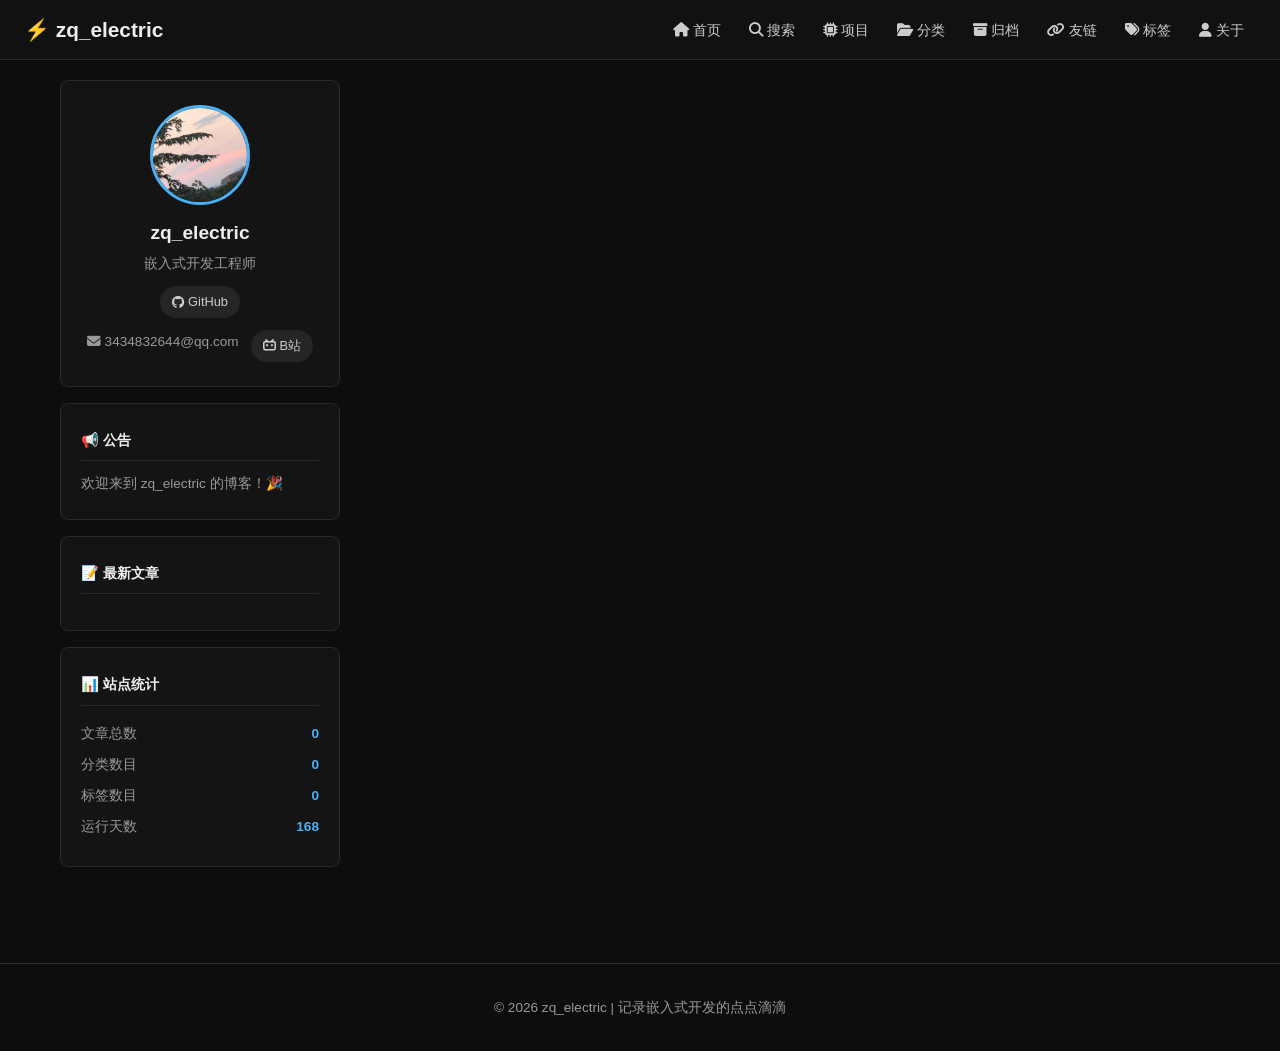
<file: index.html>
<!DOCTYPE html>
<html lang="zh-CN">
<head>
  <meta charset="UTF-8">
  <meta name="viewport" content="width=device-width, initial-scale=1.0">
  <meta name="description" content="zq_electric 的个人技术博客 — 嵌入式开发 | 电子设计 | 开源硬件">
  <meta name="keywords" content="嵌入式, STM32, 电子, PCB, 物联网, ESP32">
  <title>zq_electric | 嵌入式开发 & 电子设计</title>
  <link rel="stylesheet" href="css/style.css">
  <link rel="stylesheet" href="https://cdnjs.cloudflare.com/ajax/libs/font-awesome/6.5.1/css/all.min.css">
</head>
<body>

<!-- ===== 导航栏 ===== -->
<header class="header">
  <a href="index.html" class="logo">⚡ zq_electric</a>
  <button class="nav-toggle" aria-label="菜单">☰</button>
  <ul class="nav-links">
    <li><a href="index.html"><i class="fas fa-home"></i> 首页</a></li>
    <li><a href="search.html"><i class="fas fa-search"></i> 搜索</a></li>
    <li><a href="projects.html"><i class="fas fa-microchip"></i> 项目</a></li>
    <li><a href="categories.html"><i class="fas fa-folder-open"></i> 分类</a></li>
    <li><a href="archives.html"><i class="fas fa-archive"></i> 归档</a></li>
    <li><a href="friends.html"><i class="fas fa-link"></i> 友链</a></li>
    <li><a href="tags.html"><i class="fas fa-tags"></i> 标签</a></li>
    <li><a href="about.html"><i class="fas fa-user"></i> 关于</a></li>
  </ul>
</header>

<!-- ===== 主体 ===== -->
<div class="page-wrapper">
  <!-- 侧边栏 -->
  <aside class="sidebar">
    <div class="sidebar-inner">
      <!-- 作者卡片（内容由 config.js 动态填充） -->
      <div class="sidebar-card author-card">
        <img class="avatar" id="sidebar-avatar" src="" alt="头像" onerror="this.src='data:image/svg+xml,<svg xmlns=%22http://www.w3.org/2000/svg%22 viewBox=%220 0 100 100%22><rect fill=%22%23333%22 width=%22100%22 height=%22100%22 rx=%2250%22/><text x=%2250%22 y=%2255%22 text-anchor=%22middle%22 fill=%22%23999%22 font-size=%2240%22>👤</text></svg>'">
        <div class="author-name" id="sidebar-name"></div>
        <div class="author-bio" id="sidebar-bio"></div>
        <div class="social-links" id="sidebar-social"></div>
      </div>

      <!-- 公告卡片 -->
      <div class="sidebar-card">
        <div class="sidebar-title">📢 公告</div>
        <div id="sidebar-announcement" style="font-size:0.85rem;color:var(--text-light);line-height:1.6;"></div>
      </div>

      <!-- 最新文章 -->
      <div class="sidebar-card">
        <div class="sidebar-title">📝 最新文章</div>
        <ul id="sidebar-recent"></ul>
      </div>

      <!-- 站点统计 -->
      <div class="sidebar-card">
        <div class="sidebar-title">📊 站点统计</div>
        <div class="stat-item"><span>文章总数</span><span id="stat-posts">0</span></div>
        <div class="stat-item"><span>分类数目</span><span id="stat-categories">0</span></div>
        <div class="stat-item"><span>标签数目</span><span id="stat-tags">0</span></div>
        <div class="stat-item"><span>运行天数</span><span id="stat-days">0</span></div>
      </div>
    </div>
  </aside>

  <!-- 主内容区 -->
  <main class="main">
    <div class="card-grid" id="post-grid"></div>
    <div class="pagination" id="pagination"></div>
  </main>
</div>

<!-- ===== 页脚 ===== -->
<footer class="footer">
  <p>&copy; 2026 zq_electric | 记录嵌入式开发的点点滴滴</p>
</footer>

<script src="js/config.js"></script>
<script src="js/posts.js"></script>
<script src="js/main.js"></script>
<script>
  // 首页渲染
  const params = new URLSearchParams(window.location.search);
  const page = parseInt(params.get('page')) || 1;
  renderCardGrid('post-grid', POSTS, page);
</script>

</body>
</html>
</file>
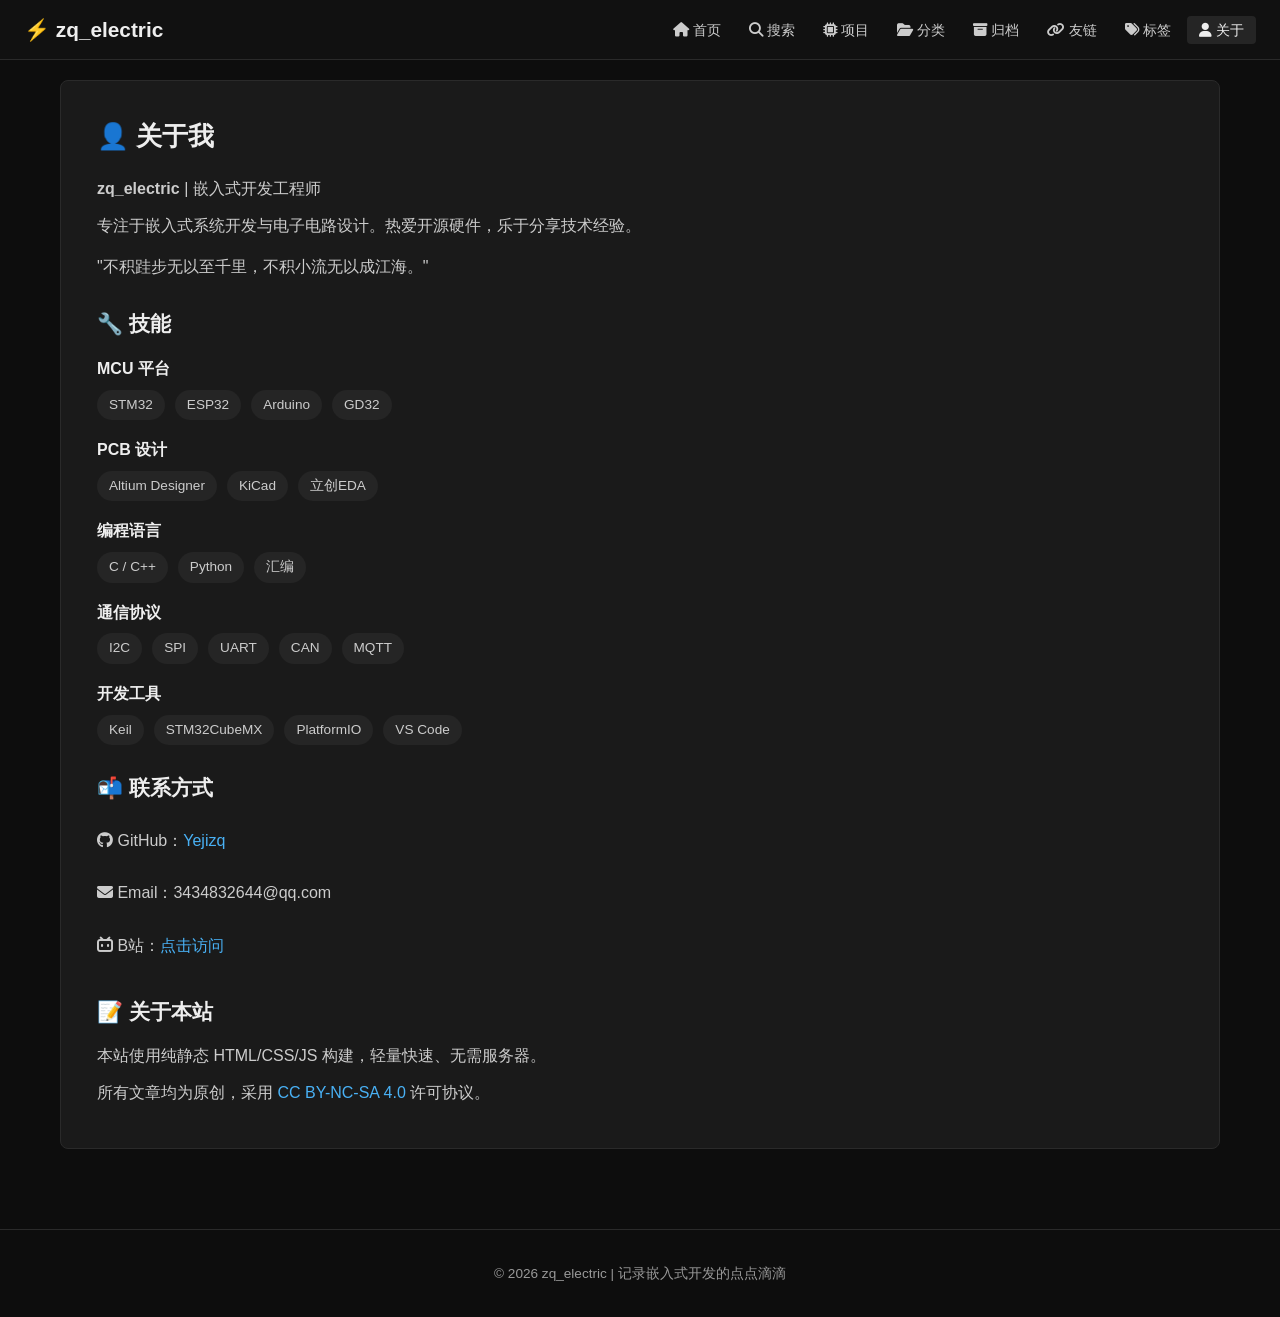
<file: about.html>
<!DOCTYPE html>
<html lang="zh-CN">
<head>
  <meta charset="UTF-8"><meta name="viewport" content="width=device-width, initial-scale=1.0">
  <title>关于 | zq_electric</title>
  <link rel="stylesheet" href="css/style.css">
  <link rel="stylesheet" href="https://cdnjs.cloudflare.com/ajax/libs/font-awesome/6.5.1/css/all.min.css">
</head>
<body>
<header class="header">
  <a href="index.html" class="logo">⚡ zq_electric</a>
  <button class="nav-toggle" aria-label="菜单">☰</button>
  <ul class="nav-links">
    <li><a href="index.html"><i class="fas fa-home"></i> 首页</a></li>
    <li><a href="search.html"><i class="fas fa-search"></i> 搜索</a></li>
    <li><a href="projects.html"><i class="fas fa-microchip"></i> 项目</a></li>
    <li><a href="categories.html"><i class="fas fa-folder-open"></i> 分类</a></li>
    <li><a href="archives.html"><i class="fas fa-archive"></i> 归档</a></li>
    <li><a href="friends.html"><i class="fas fa-link"></i> 友链</a></li>
    <li><a href="tags.html"><i class="fas fa-tags"></i> 标签</a></li>
    <li><a href="about.html" class="active"><i class="fas fa-user"></i> 关于</a></li>
  </ul>
</header>

<div class="page-wrapper">
  <main class="main">
    <div class="page-card">
      <h1>👤 关于我</h1>
      <p><strong>zq_electric</strong> | 嵌入式开发工程师</p>
      <p>专注于嵌入式系统开发与电子电路设计。热爱开源硬件，乐于分享技术经验。</p>
      <p style="margin-top:12px;">"不积跬步无以至千里，不积小流无以成江海。"</p>

      <h2>🔧 技能</h2>
      <div id="skills-list"></div>

      <h2>📬 联系方式</h2>
<div id="about-social" style="display:flex;flex-direction:column;gap:8px;margin-top:8px;"></div>

      <h2>📝 关于本站</h2>
      <p>本站使用纯静态 HTML/CSS/JS 构建，轻量快速、无需服务器。</p>
      <p>所有文章均为原创，采用 <a href="https://creativecommons.org/licenses/by-nc-sa/4.0/">CC BY-NC-SA 4.0</a> 许可协议。</p>
    </div>
  </main>
</div>

<footer class="footer"><p>&copy; 2026 zq_electric | 记录嵌入式开发的点点滴滴</p></footer>
<script src="js/config.js"></script><script src="js/main.js"></script>
<script>renderSkills();</script>
</body>
</html>
</file>
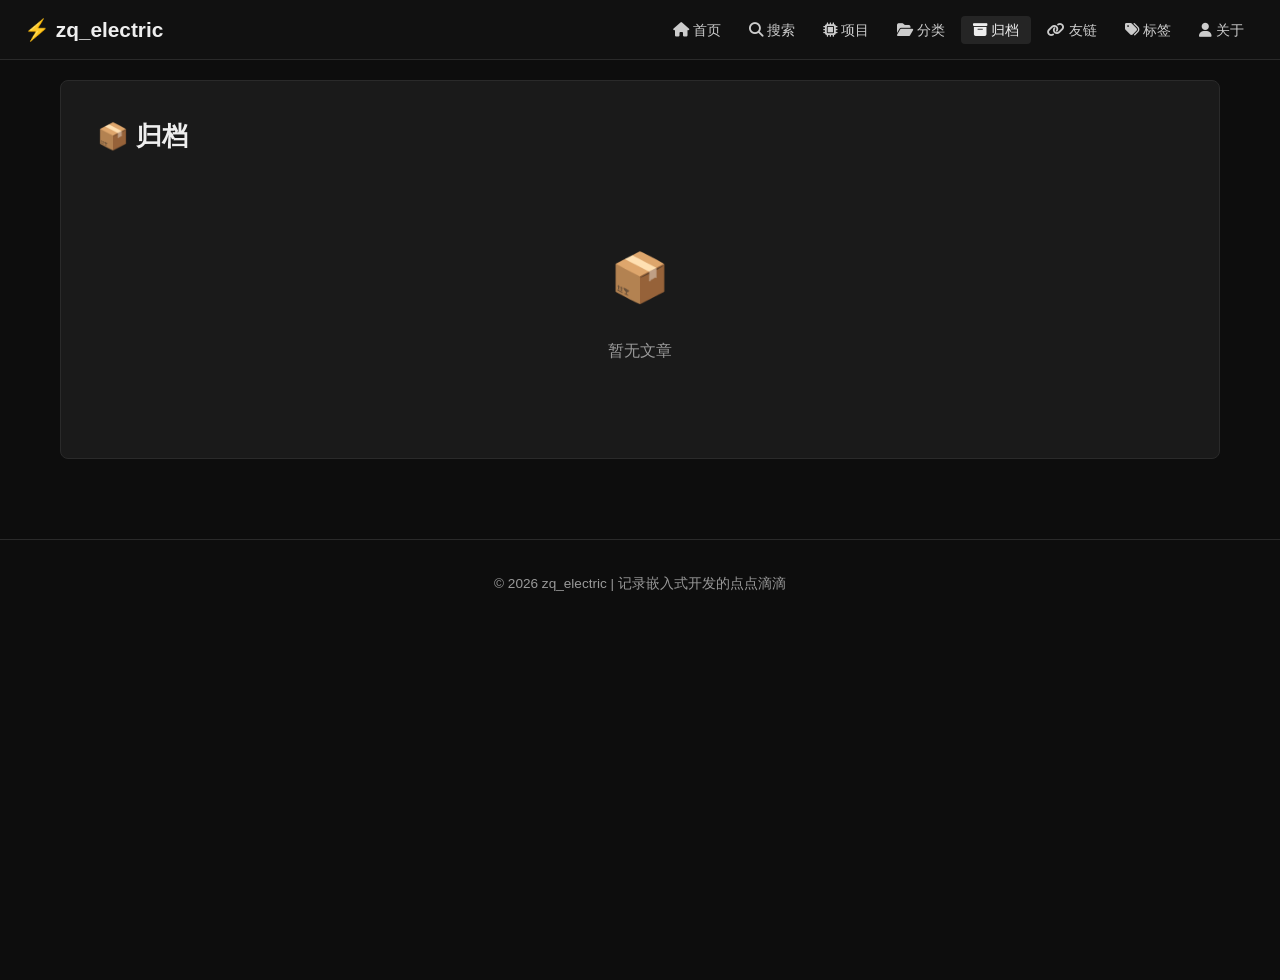
<file: archives.html>
<!DOCTYPE html>
<html lang="zh-CN">
<head>
  <meta charset="UTF-8"><meta name="viewport" content="width=device-width, initial-scale=1.0">
  <title>归档 | zq_electric</title>
  <link rel="stylesheet" href="css/style.css">
  <link rel="stylesheet" href="https://cdnjs.cloudflare.com/ajax/libs/font-awesome/6.5.1/css/all.min.css">
</head>
<body>
<header class="header">
  <a href="index.html" class="logo">⚡ zq_electric</a>
  <button class="nav-toggle" aria-label="菜单">☰</button>
  <ul class="nav-links">
    <li><a href="index.html"><i class="fas fa-home"></i> 首页</a></li>
    <li><a href="search.html"><i class="fas fa-search"></i> 搜索</a></li>
    <li><a href="projects.html"><i class="fas fa-microchip"></i> 项目</a></li>
    <li><a href="categories.html"><i class="fas fa-folder-open"></i> 分类</a></li>
    <li><a href="archives.html" class="active"><i class="fas fa-archive"></i> 归档</a></li>
    <li><a href="friends.html"><i class="fas fa-link"></i> 友链</a></li>
    <li><a href="tags.html"><i class="fas fa-tags"></i> 标签</a></li>
    <li><a href="about.html"><i class="fas fa-user"></i> 关于</a></li>
  </ul>
</header>

<div class="page-wrapper">
  <main class="main">
    <div class="page-card">
      <h1>📦 归档</h1>
      <div id="archive-content"></div>
    </div>
  </main>
</div>

<footer class="footer"><p>&copy; 2026 zq_electric | 记录嵌入式开发的点点滴滴</p></footer>
<script src="js/config.js"></script><script src="js/posts.js"></script><script src="js/main.js"></script>
<script>renderArchives();</script>
</body>
</html>
</file>
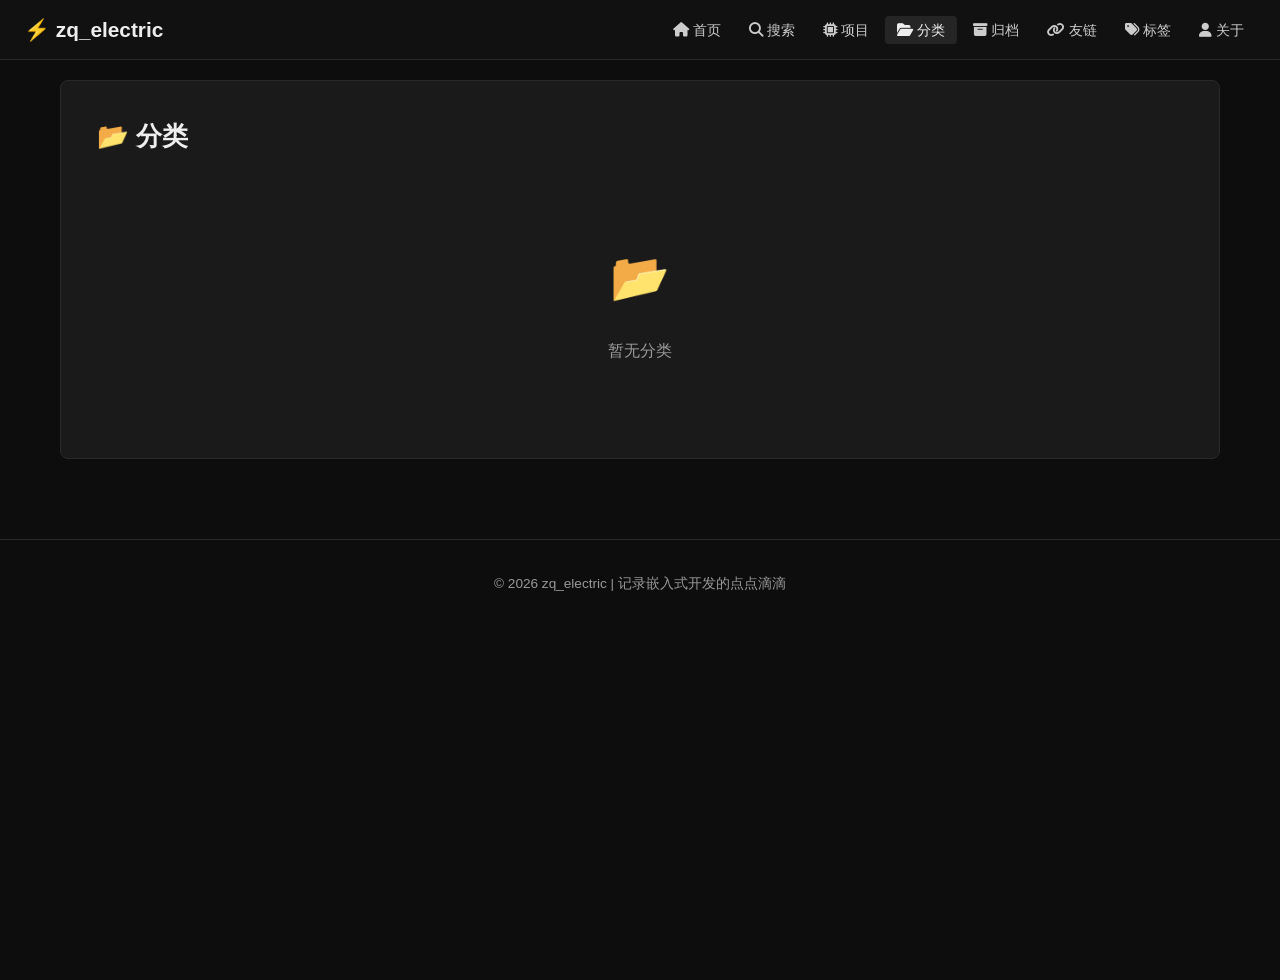
<file: categories.html>
<!DOCTYPE html>
<html lang="zh-CN">
<head>
  <meta charset="UTF-8"><meta name="viewport" content="width=device-width, initial-scale=1.0">
  <title>分类 | zq_electric</title>
  <link rel="stylesheet" href="css/style.css">
  <link rel="stylesheet" href="https://cdnjs.cloudflare.com/ajax/libs/font-awesome/6.5.1/css/all.min.css">
</head>
<body>
<header class="header">
  <a href="index.html" class="logo">⚡ zq_electric</a>
  <button class="nav-toggle" aria-label="菜单">☰</button>
  <ul class="nav-links">
    <li><a href="index.html"><i class="fas fa-home"></i> 首页</a></li>
    <li><a href="search.html"><i class="fas fa-search"></i> 搜索</a></li>
    <li><a href="projects.html"><i class="fas fa-microchip"></i> 项目</a></li>
    <li><a href="categories.html" class="active"><i class="fas fa-folder-open"></i> 分类</a></li>
    <li><a href="archives.html"><i class="fas fa-archive"></i> 归档</a></li>
    <li><a href="friends.html"><i class="fas fa-link"></i> 友链</a></li>
    <li><a href="tags.html"><i class="fas fa-tags"></i> 标签</a></li>
    <li><a href="about.html"><i class="fas fa-user"></i> 关于</a></li>
  </ul>
</header>

<div class="page-wrapper">
  <main class="main">
    <!-- 如果有 cat 参数，显示该分类下的文章 -->
    <div id="filtered-view" style="display:none;">
      <div class="page-card" style="margin-bottom:20px;">
        <h1 id="filter-title"></h1>
        <a href="categories.html" style="font-size:0.9rem;">← 返回全部分类</a>
      </div>
      <div class="card-grid" id="filtered-posts"></div>
    </div>

    <!-- 默认显示全部分类列表 -->
    <div id="category-view">
      <div class="page-card">
        <h1>📂 分类</h1>
        <ul class="category-list" id="category-list"></ul>
      </div>
    </div>
  </main>
</div>

<footer class="footer"><p>&copy; 2026 zq_electric | 记录嵌入式开发的点点滴滴</p></footer>
<script src="js/config.js"></script><script src="js/posts.js"></script><script src="js/main.js"></script>
<script>
  const params = new URLSearchParams(window.location.search);
  const cat = params.get('cat');
  if (cat) {
    document.getElementById('category-view').style.display = 'none';
    document.getElementById('filtered-view').style.display = 'block';
    renderFilteredPosts();
  } else {
    renderCategories();
  }
</script>
</body>
</html>
</file>
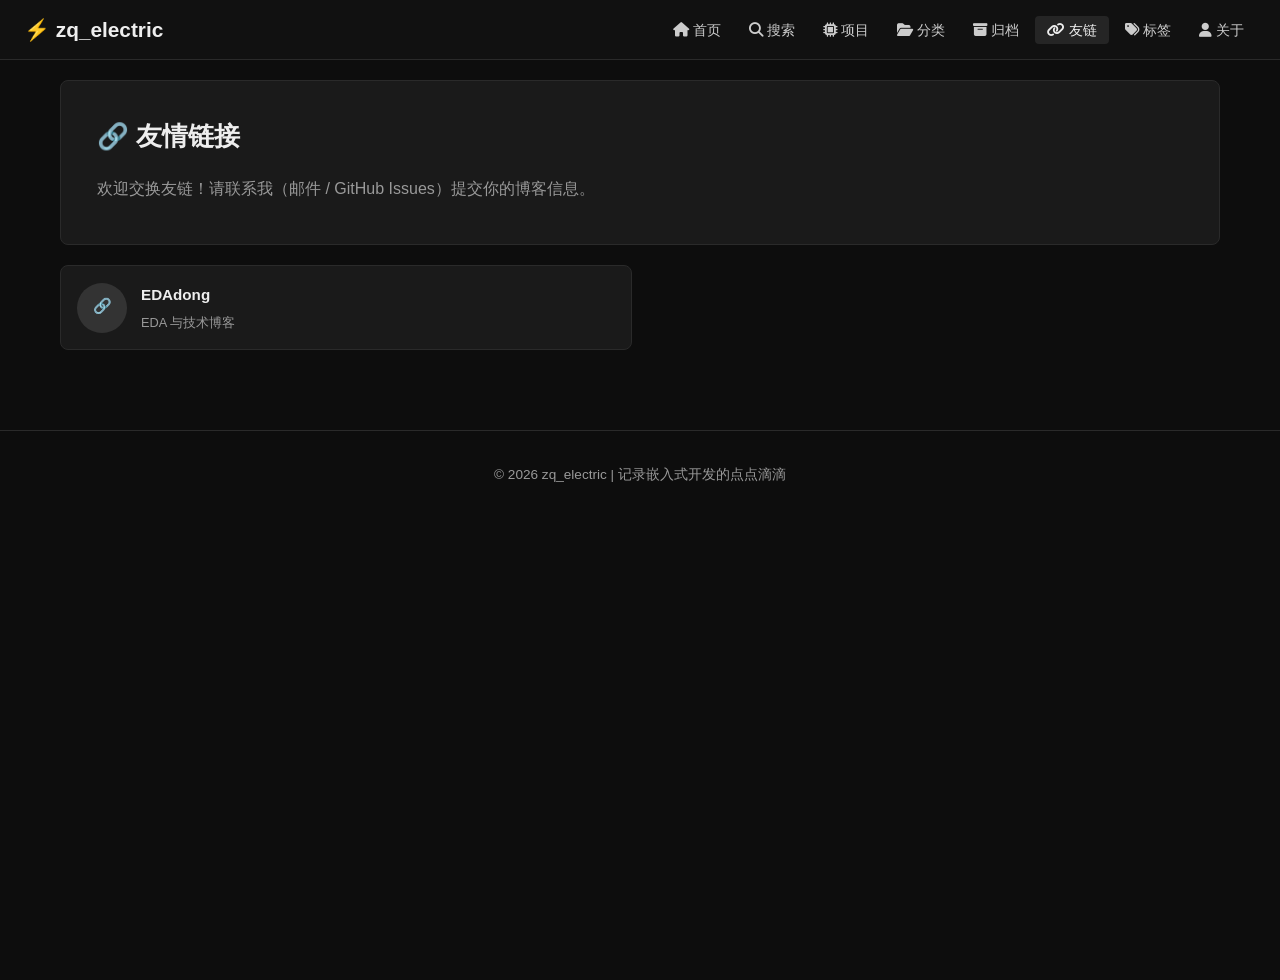
<file: friends.html>
<!DOCTYPE html>
<html lang="zh-CN">
<head>
  <meta charset="UTF-8"><meta name="viewport" content="width=device-width, initial-scale=1.0">
  <title>友链 | zq_electric</title>
  <link rel="stylesheet" href="css/style.css">
  <link rel="stylesheet" href="https://cdnjs.cloudflare.com/ajax/libs/font-awesome/6.5.1/css/all.min.css">
</head>
<body>
<header class="header">
  <a href="index.html" class="logo">⚡ zq_electric</a>
  <button class="nav-toggle" aria-label="菜单">☰</button>
  <ul class="nav-links">
    <li><a href="index.html"><i class="fas fa-home"></i> 首页</a></li>
    <li><a href="search.html"><i class="fas fa-search"></i> 搜索</a></li>
    <li><a href="projects.html"><i class="fas fa-microchip"></i> 项目</a></li>
    <li><a href="categories.html"><i class="fas fa-folder-open"></i> 分类</a></li>
    <li><a href="archives.html"><i class="fas fa-archive"></i> 归档</a></li>
    <li><a href="friends.html" class="active"><i class="fas fa-link"></i> 友链</a></li>
    <li><a href="tags.html"><i class="fas fa-tags"></i> 标签</a></li>
    <li><a href="about.html"><i class="fas fa-user"></i> 关于</a></li>
  </ul>
</header>

<div class="page-wrapper">
  <main class="main">
    <div class="page-card">
      <h1>🔗 友情链接</h1>
      <p style="color:var(--text-light);margin-bottom:8px;">欢迎交换友链！请联系我（邮件 / GitHub Issues）提交你的博客信息。</p>
    </div>
    <div class="flink-grid" id="flink-grid" style="margin-top:20px;"></div>
  </main>
</div>

<footer class="footer"><p>&copy; 2026 zq_electric | 记录嵌入式开发的点点滴滴</p></footer>
<script src="js/config.js"></script><script src="js/posts.js"></script><script src="js/main.js"></script>
<script>renderFriends();</script>
</body>
</html>
</file>
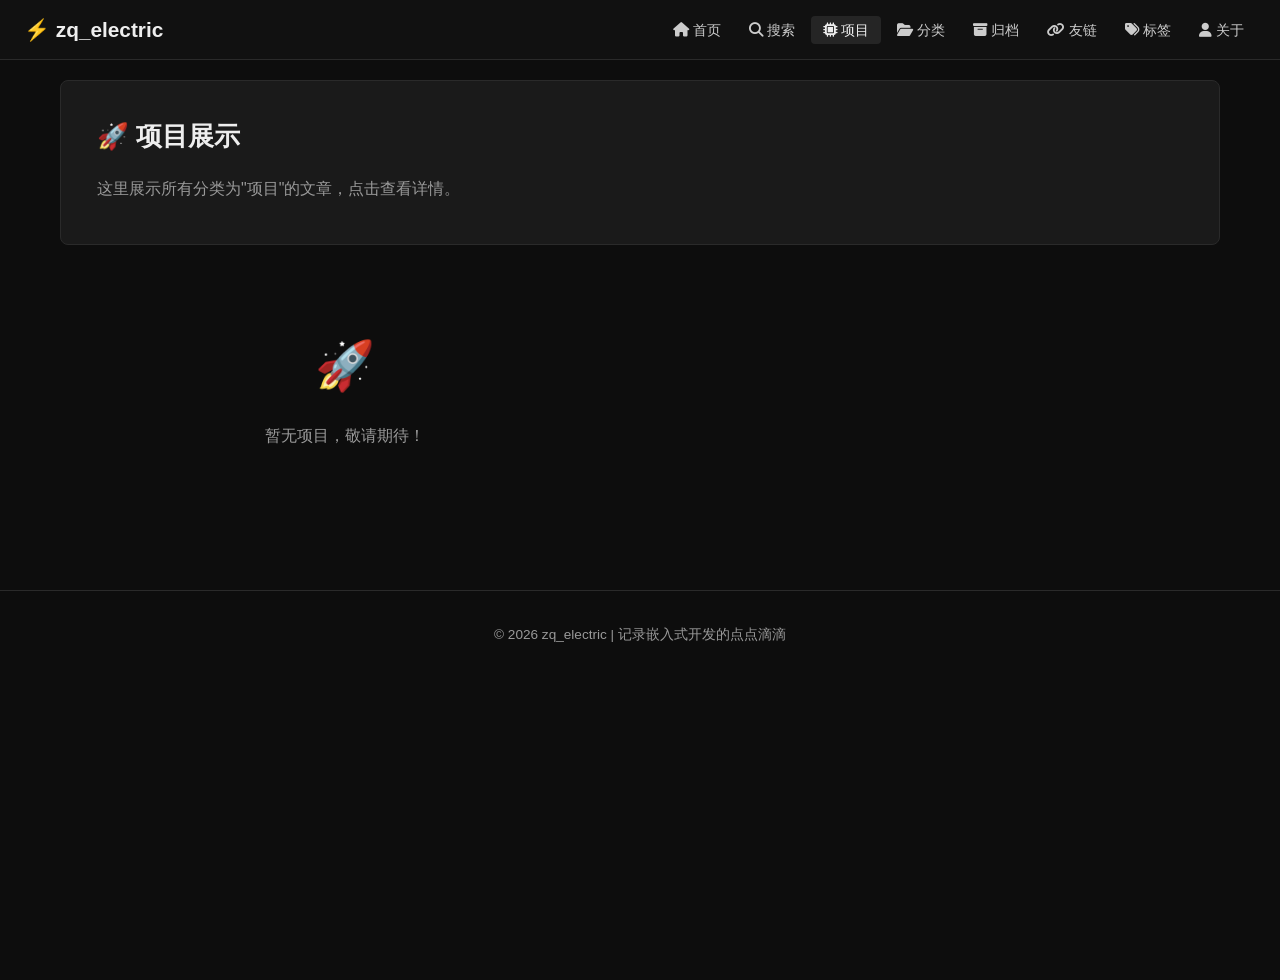
<file: projects.html>
<!DOCTYPE html>
<html lang="zh-CN">
<head>
  <meta charset="UTF-8"><meta name="viewport" content="width=device-width, initial-scale=1.0">
  <title>项目 | zq_electric</title>
  <link rel="stylesheet" href="css/style.css">
  <link rel="stylesheet" href="https://cdnjs.cloudflare.com/ajax/libs/font-awesome/6.5.1/css/all.min.css">
</head>
<body>
<header class="header">
  <a href="index.html" class="logo">⚡ zq_electric</a>
  <button class="nav-toggle" aria-label="菜单">☰</button>
  <ul class="nav-links">
    <li><a href="index.html"><i class="fas fa-home"></i> 首页</a></li>
    <li><a href="search.html"><i class="fas fa-search"></i> 搜索</a></li>
    <li><a href="projects.html" class="active"><i class="fas fa-microchip"></i> 项目</a></li>
    <li><a href="categories.html"><i class="fas fa-folder-open"></i> 分类</a></li>
    <li><a href="archives.html"><i class="fas fa-archive"></i> 归档</a></li>
    <li><a href="friends.html"><i class="fas fa-link"></i> 友链</a></li>
    <li><a href="tags.html"><i class="fas fa-tags"></i> 标签</a></li>
    <li><a href="about.html"><i class="fas fa-user"></i> 关于</a></li>
  </ul>
</header>

<div class="page-wrapper">
  <main class="main">
    <div class="page-card">
      <h1>🚀 项目展示</h1>
      <p style="color:var(--text-light);">这里展示所有分类为"项目"的文章，点击查看详情。</p>
    </div>
    <div class="project-grid" id="project-grid" style="margin-top:20px;"></div>
  </main>
</div>

<footer class="footer"><p>&copy; 2026 zq_electric | 记录嵌入式开发的点点滴滴</p></footer>
<script src="js/config.js"></script><script src="js/posts.js"></script><script src="js/main.js"></script>
<script>renderProjects();</script>
</body>
</html>
</file>
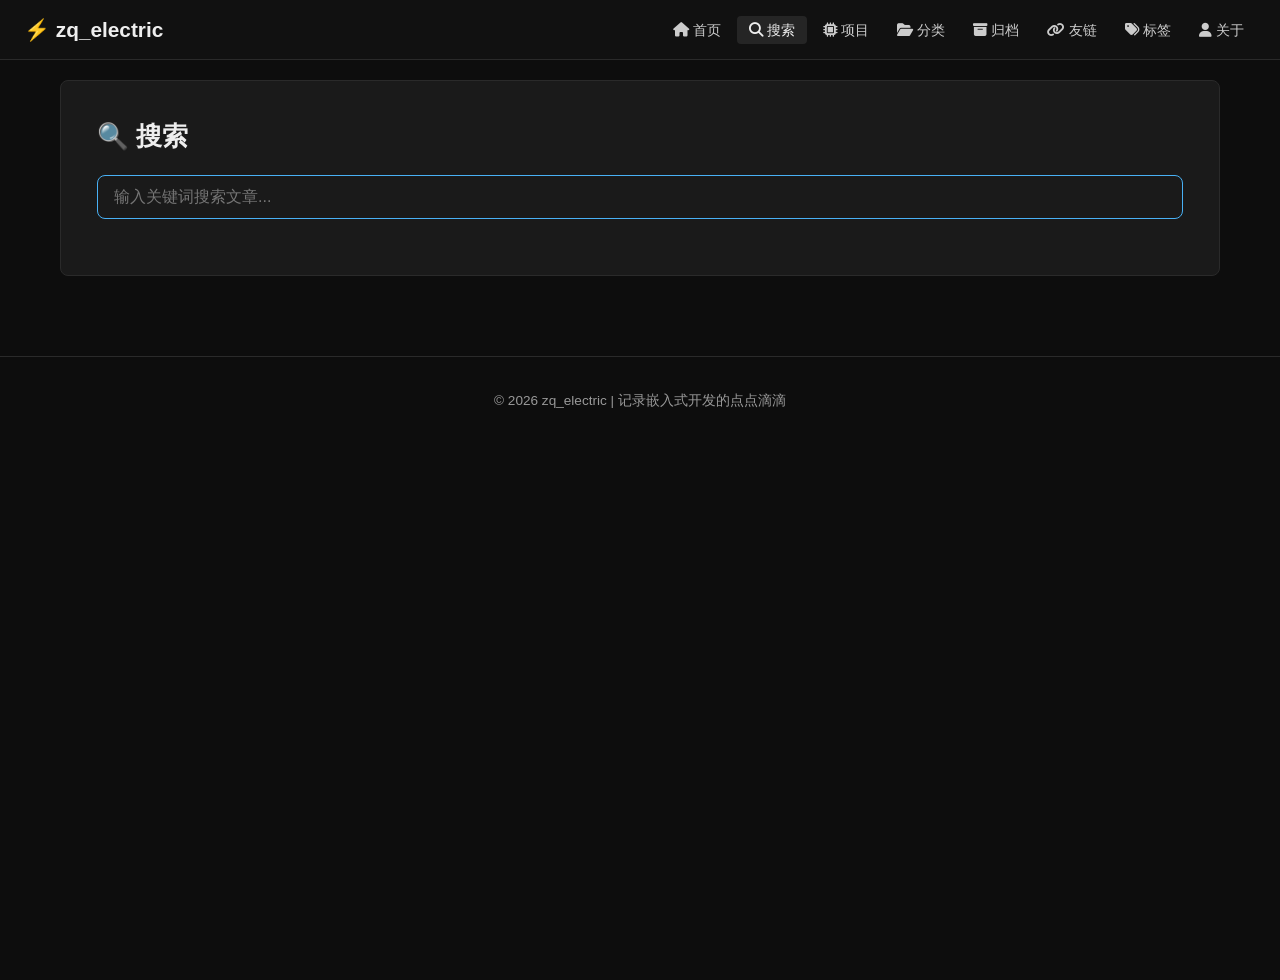
<file: search.html>
<!DOCTYPE html>
<html lang="zh-CN">
<head>
  <meta charset="UTF-8"><meta name="viewport" content="width=device-width, initial-scale=1.0">
  <title>搜索 | zq_electric</title>
  <link rel="stylesheet" href="css/style.css">
  <link rel="stylesheet" href="https://cdnjs.cloudflare.com/ajax/libs/font-awesome/6.5.1/css/all.min.css">
</head>
<body>
<header class="header">
  <a href="index.html" class="logo">⚡ zq_electric</a>
  <button class="nav-toggle" aria-label="菜单">☰</button>
  <ul class="nav-links">
    <li><a href="index.html"><i class="fas fa-home"></i> 首页</a></li>
    <li><a href="search.html" class="active"><i class="fas fa-search"></i> 搜索</a></li>
    <li><a href="projects.html"><i class="fas fa-microchip"></i> 项目</a></li>
    <li><a href="categories.html"><i class="fas fa-folder-open"></i> 分类</a></li>
    <li><a href="archives.html"><i class="fas fa-archive"></i> 归档</a></li>
    <li><a href="friends.html"><i class="fas fa-link"></i> 友链</a></li>
    <li><a href="tags.html"><i class="fas fa-tags"></i> 标签</a></li>
    <li><a href="about.html"><i class="fas fa-user"></i> 关于</a></li>
  </ul>
</header>

<div class="page-wrapper">
  <main class="main">
    <div class="page-card">
      <h1>🔍 搜索</h1>
      <div class="search-box">
        <input type="text" class="search-input" id="search-input" placeholder="输入关键词搜索文章..." autofocus>
      </div>
      <div class="search-results" id="search-results"></div>
    </div>
  </main>
</div>

<footer class="footer"><p>&copy; 2026 zq_electric | 记录嵌入式开发的点点滴滴</p></footer>
<script src="js/config.js"></script><script src="js/posts.js"></script><script src="js/main.js"></script>
</body>
</html>
</file>
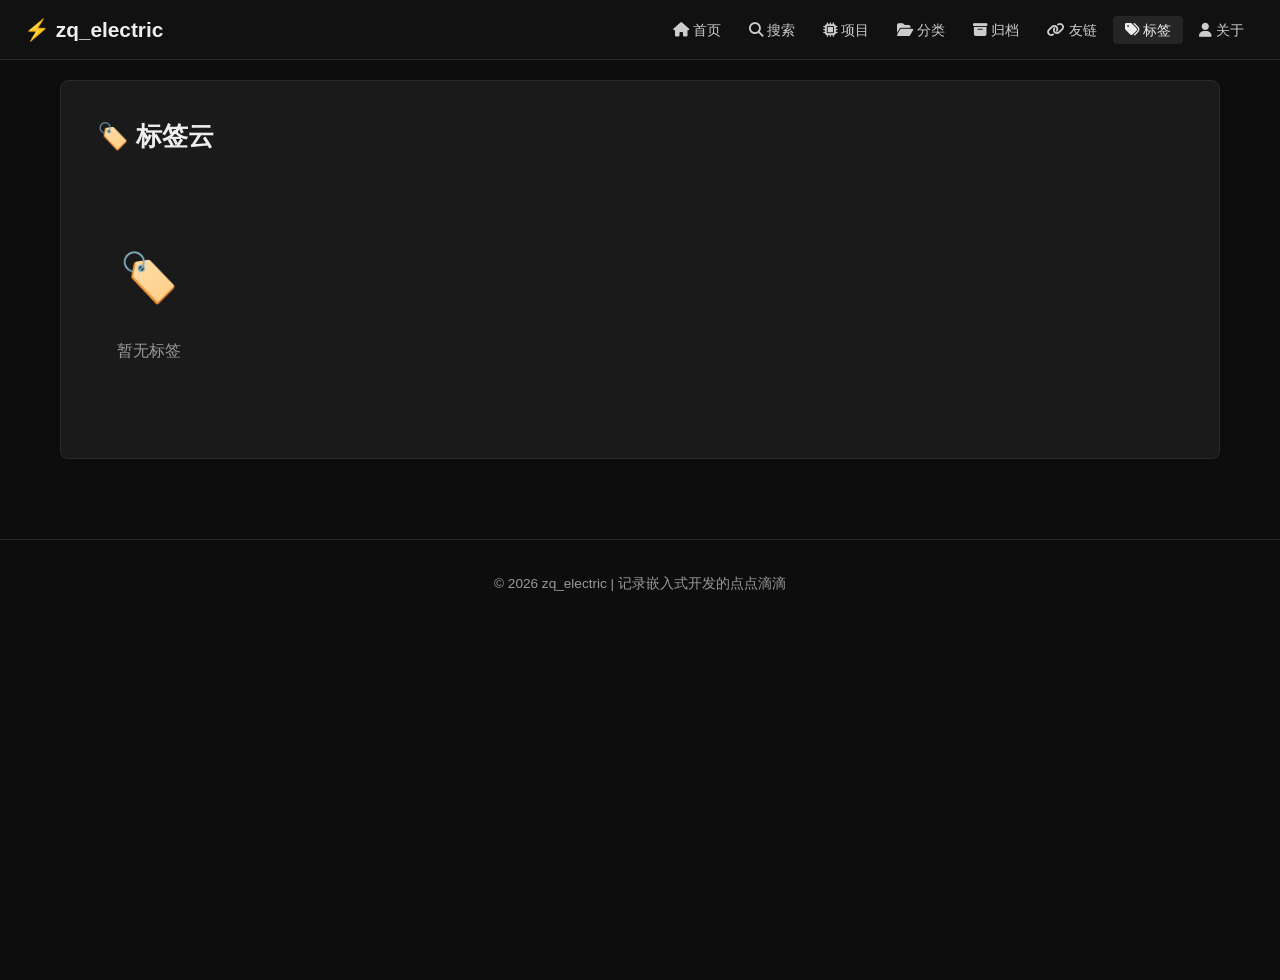
<file: tags.html>
<!DOCTYPE html>
<html lang="zh-CN">
<head>
  <meta charset="UTF-8"><meta name="viewport" content="width=device-width, initial-scale=1.0">
  <title>标签 | zq_electric</title>
  <link rel="stylesheet" href="css/style.css">
  <link rel="stylesheet" href="https://cdnjs.cloudflare.com/ajax/libs/font-awesome/6.5.1/css/all.min.css">
</head>
<body>
<header class="header">
  <a href="index.html" class="logo">⚡ zq_electric</a>
  <button class="nav-toggle" aria-label="菜单">☰</button>
  <ul class="nav-links">
    <li><a href="index.html"><i class="fas fa-home"></i> 首页</a></li>
    <li><a href="search.html"><i class="fas fa-search"></i> 搜索</a></li>
    <li><a href="projects.html"><i class="fas fa-microchip"></i> 项目</a></li>
    <li><a href="categories.html"><i class="fas fa-folder-open"></i> 分类</a></li>
    <li><a href="archives.html"><i class="fas fa-archive"></i> 归档</a></li>
    <li><a href="friends.html"><i class="fas fa-link"></i> 友链</a></li>
    <li><a href="tags.html" class="active"><i class="fas fa-tags"></i> 标签</a></li>
    <li><a href="about.html"><i class="fas fa-user"></i> 关于</a></li>
  </ul>
</header>

<div class="page-wrapper">
  <main class="main">
    <!-- 如果有 tag 参数，显示该标签下的文章 -->
    <div id="filtered-view" style="display:none;">
      <div class="page-card" style="margin-bottom:20px;">
        <h1 id="filter-title"></h1>
        <a href="tags.html" style="font-size:0.9rem;">← 返回全部标签</a>
      </div>
      <div class="card-grid" id="filtered-posts"></div>
    </div>

    <!-- 默认显示标签云 -->
    <div id="tag-view">
      <div class="page-card">
        <h1>🏷️ 标签云</h1>
        <div class="tag-cloud" id="tag-cloud"></div>
      </div>
    </div>
  </main>
</div>

<footer class="footer"><p>&copy; 2026 zq_electric | 记录嵌入式开发的点点滴滴</p></footer>
<script src="js/config.js"></script><script src="js/posts.js"></script><script src="js/main.js"></script>
<script>
  const params = new URLSearchParams(window.location.search);
  const tag = params.get('tag');
  if (tag) {
    document.getElementById('tag-view').style.display = 'none';
    document.getElementById('filtered-view').style.display = 'block';
    renderFilteredPosts();
  } else {
    renderTags();
  }
</script>
</body>
</html>
</file>
<file: css/style.css>
/* ============================================================
   zq_electric Blog — Dark Theme Styles (仿 Butterfly 主题)
   ============================================================ */

/* ----- CSS Variables ----- */
:root {
  --bg: #0d0d0d;
  --card-bg: #1a1a1a;
  --card-hover: #222;
  --nav-bg: rgba(18, 18, 18, 0.9);
  --sidebar-bg: #141414;
  --text: #cccccc;
  --text-light: #999;
  --text-bright: #eee;
  --accent: #49b1f5;
  --accent-hover: #6bc0ff;
  --border: #2a2a2a;
  --tag-bg: #252525;
  --tag-text: #999;
  --code-bg: #1e1e1e;
  --toc-bg: #141414;
  --shadow: 0 2px 8px rgba(0,0,0,0.3);
  --radius: 8px;
  --max-width: 1200px;
  --sidebar-width: 280px;
  --header-height: 60px;
}

/* ----- Reset & Base ----- */
*, *::before, *::after { box-sizing: border-box; margin: 0; padding: 0; }
html { scroll-behavior: smooth; }
body {
  font-family: -apple-system, BlinkMacSystemFont, 'Segoe UI', 'PingFang SC', 'Hiragino Sans GB',
               'Microsoft YaHei', 'Helvetica Neue', Helvetica, Arial, sans-serif;
  background: var(--bg);
  color: var(--text);
  line-height: 1.7;
  min-height: 100vh;
}
a { color: var(--accent); text-decoration: none; transition: color 0.2s; }
a:hover { color: var(--accent-hover); }
img { max-width: 100%; height: auto; }
ul, ol { padding-left: 1.5em; }

/* ----- Header / Navigation ----- */
.header {
  position: fixed; top: 0; left: 0; right: 0;
  height: var(--header-height);
  background: var(--nav-bg);
  backdrop-filter: blur(10px);
  border-bottom: 1px solid var(--border);
  z-index: 1000;
  display: flex; align-items: center; justify-content: space-between;
  padding: 0 24px;
}
.header .logo { font-size: 1.3rem; font-weight: 700; color: var(--text-bright); white-space: nowrap; }
.header .logo:hover { color: var(--accent); }
.nav-links { display: flex; gap: 4px; list-style: none; padding: 0; flex-wrap: wrap; justify-content: flex-end; }
.nav-links a {
  color: var(--text); padding: 6px 12px; border-radius: 4px;
  font-size: 0.9rem; transition: all 0.2s; white-space: nowrap;
}
.nav-links a:hover, .nav-links a.active { color: var(--text-bright); background: var(--tag-bg); }
.nav-toggle { display: none; background: none; border: none; color: var(--text); font-size: 1.5rem; cursor: pointer; }

/* ----- Layout ----- */
.container { max-width: var(--max-width); margin: 0 auto; padding: 0 20px; }
.page-wrapper {
  display: flex; gap: 24px;
  margin-top: calc(var(--header-height) + 20px);
  padding: 0 20px 40px;
  max-width: var(--max-width);
  margin-left: auto; margin-right: auto;
}
.sidebar { width: var(--sidebar-width); flex-shrink: 0; }
.main { flex: 1; min-width: 0; }

/* ----- Sidebar ----- */
.sidebar-inner { position: sticky; top: calc(var(--header-height) + 20px); }
.sidebar-card {
  background: var(--sidebar-bg);
  border-radius: var(--radius);
  padding: 24px 20px;
  margin-bottom: 16px;
  border: 1px solid var(--border);
}
.sidebar-card.author-card { text-align: center; }
.avatar {
  width: 100px; height: 100px; border-radius: 50%;
  object-fit: cover; margin: 0 auto 12px;
  display: block; border: 3px solid var(--accent);
  transition: transform 0.3s;
}
.avatar:hover { transform: rotate(360deg); }
.author-name { font-size: 1.2rem; font-weight: 700; color: var(--text-bright); margin-bottom: 4px; }
.author-bio { font-size: 0.85rem; color: var(--text-light); margin-bottom: 12px; line-height: 1.5; }
.social-links { display: flex; justify-content: center; gap: 12px; flex-wrap: wrap; }
.social-btn {
  display: inline-flex; align-items: center; gap: 4px;
  padding: 5px 12px; border-radius: 20px;
  background: var(--tag-bg); color: var(--text);
  font-size: 0.8rem; transition: all 0.2s;
}
.social-btn:hover { background: var(--accent); color: #fff; }
.sidebar-title { font-size: 0.9rem; font-weight: 600; color: var(--text-bright); margin-bottom: 12px; padding-bottom: 8px; border-bottom: 1px solid var(--border); }
.sidebar-card ul { list-style: none; padding: 0; }
.sidebar-card li { padding: 6px 0; border-bottom: 1px solid rgba(255,255,255,0.03); }
.sidebar-card li a { font-size: 0.85rem; color: var(--text); display: block; overflow: hidden; text-overflow: ellipsis; white-space: nowrap; }
.sidebar-card li a:hover { color: var(--accent); }
.stat-item { display: flex; justify-content: space-between; font-size: 0.85rem; padding: 4px 0; color: var(--text-light); }
.stat-item span:last-child { color: var(--accent); font-weight: 600; }

/* ----- Post Cards (首页卡片布局) ----- */
.card-grid { display: grid; grid-template-columns: repeat(2, 1fr); gap: 20px; }
.post-card {
  background: var(--card-bg);
  border-radius: var(--radius);
  overflow: hidden;
  border: 1px solid var(--border);
  transition: transform 0.2s, box-shadow 0.2s;
  display: flex; flex-direction: column;
}
.post-card:hover { transform: translateY(-4px); box-shadow: var(--shadow); background: var(--card-hover); }
.post-card .card-cover { width: 100%; height: 180px; object-fit: cover; display: block; border-bottom: 1px solid var(--border); }
.post-card .card-cover-placeholder {
  width: 100%; height: 180px;
  background: linear-gradient(135deg, #1a3a4a, #1a2a1a);
  display: flex; align-items: center; justify-content: center;
  font-size: 2.5rem; color: var(--accent);
}
.post-card .card-body { padding: 16px 20px 20px; flex: 1; display: flex; flex-direction: column; }
.post-card .card-date {
  font-size: 0.8rem; color: var(--text-light);
  margin-bottom: 6px;
}
.post-card .card-title {
  font-size: 1.1rem; font-weight: 600; color: var(--text-bright);
  margin-bottom: 8px; line-height: 1.4;
  display: -webkit-box; -webkit-line-clamp: 2; -webkit-box-orient: vertical;
  overflow: hidden;
}
.post-card .card-title a { color: inherit; }
.post-card .card-title a:hover { color: var(--accent); }
.post-card .card-desc {
  font-size: 0.85rem; color: var(--text-light);
  line-height: 1.5; flex: 1;
  display: -webkit-box; -webkit-line-clamp: 3; -webkit-box-orient: vertical;
  overflow: hidden;
}
.post-card .card-meta {
  display: flex; gap: 8px; flex-wrap: wrap; margin-top: 12px;
}
.post-card .card-tag {
  display: inline-block; padding: 2px 10px; border-radius: 20px;
  background: var(--tag-bg); color: var(--tag-text);
  font-size: 0.75rem;
}
.post-card .card-tag:hover { background: var(--accent); color: #fff; }
.card-category {
  font-size: 0.8rem; color: var(--accent); margin-bottom: 4px;
}

/* ----- Pagination ----- */
.pagination { display: flex; justify-content: center; gap: 8px; margin-top: 32px; }
.pagination a, .pagination span {
  padding: 8px 14px; border-radius: 4px;
  background: var(--card-bg); color: var(--text);
  font-size: 0.9rem; border: 1px solid var(--border);
  transition: all 0.2s;
}
.pagination a:hover, .pagination span.current { background: var(--accent); color: #fff; border-color: var(--accent); }

/* ----- Article Page ----- */
.article-wrapper { display: flex; gap: 24px; }
.article-content { flex: 1; min-width: 0; max-width: 780px; }
.article-toc {
  width: 220px; flex-shrink: 0; position: sticky;
  top: calc(var(--header-height) + 20px); align-self: flex-start;
}
.article-card {
  background: var(--card-bg);
  border-radius: var(--radius);
  padding: 32px 36px;
  border: 1px solid var(--border);
  line-height: 1.8;
}
.article-card h1 { font-size: 1.8rem; color: var(--text-bright); margin-bottom: 8px; }
.article-card h2 { font-size: 1.4rem; color: var(--text-bright); margin: 28px 0 12px; padding-bottom: 8px; border-bottom: 1px solid var(--border); }
.article-card h3 { font-size: 1.15rem; color: var(--text-bright); margin: 20px 0 8px; }
.article-card h4 { font-size: 1rem; color: var(--text-bright); margin: 16px 0 6px; }
.article-card p { margin: 10px 0; }
.article-card blockquote {
  border-left: 3px solid var(--accent); padding: 8px 16px;
  margin: 16px 0; background: rgba(73,177,245,0.05);
  color: var(--text-light);
}
.article-card pre {
  background: var(--code-bg); padding: 16px 20px; border-radius: var(--radius);
  overflow-x: auto; margin: 12px 0; line-height: 1.5;
  border: 1px solid var(--border);
}
.article-card code { font-family: 'Fira Code', 'Consolas', 'Monaco', monospace; font-size: 0.9em; }
.article-card :not(pre) > code { background: var(--code-bg); padding: 2px 6px; border-radius: 4px; color: #e6a878; }
.article-card img { border-radius: var(--radius); margin: 16px 0; }
.article-card table { width: 100%; border-collapse: collapse; margin: 16px 0; }
.article-card th, .article-card td { border: 1px solid var(--border); padding: 10px 14px; text-align: left; }
.article-card th { background: var(--tag-bg); font-weight: 600; }
.article-card hr { border: none; border-top: 1px solid var(--border); margin: 28px 0; }
.article-meta { font-size: 0.85rem; color: var(--text-light); margin-bottom: 20px; display: flex; gap: 16px; flex-wrap: wrap; align-items: center; }
.article-meta .meta-item { display: flex; align-items: center; gap: 4px; }

/* TOC */
.toc-card {
  background: var(--toc-bg); border-radius: var(--radius);
  padding: 20px; border: 1px solid var(--border);
}
.toc-card .toc-title { font-size: 0.9rem; font-weight: 600; color: var(--text-bright); margin-bottom: 12px; padding-bottom: 8px; border-bottom: 1px solid var(--border); }
.toc-card ul { list-style: none; padding: 0; }
.toc-card li { margin: 4px 0; }
.toc-card li a { font-size: 0.8rem; color: var(--text-light); display: block; padding: 3px 8px; border-left: 2px solid transparent; transition: all 0.2s; }
.toc-card li a:hover, .toc-card li a.active { color: var(--accent); border-left-color: var(--accent); }
.toc-card .toc-h2 { font-weight: 500; }
.toc-card .toc-h3 { padding-left: 20px; font-size: 0.78rem; }

/* ----- Sub Pages (关于/友链/项目) ----- */
.page-card {
  background: var(--card-bg);
  border-radius: var(--radius);
  padding: 32px 36px;
  border: 1px solid var(--border);
  line-height: 1.8;
}
.page-card h1 { font-size: 1.6rem; color: var(--text-bright); margin-bottom: 16px; }
.page-card h2 { font-size: 1.3rem; color: var(--text-bright); margin: 24px 0 12px; }
.page-card h3 { font-size: 1.1rem; color: var(--text-bright); margin: 20px 0 8px; }
.page-card p { margin: 8px 0; color: var(--text); }

/* Friend Link Cards */
.flink-grid { display: grid; grid-template-columns: repeat(2, 1fr); gap: 16px; margin-top: 16px; }
.flink-card {
  display: flex; align-items: center; gap: 14px;
  background: var(--card-bg); border: 1px solid var(--border);
  border-radius: var(--radius); padding: 16px;
  transition: all 0.2s;
}
.flink-card:hover { background: var(--card-hover); border-color: var(--accent); }
.flink-card img { width: 50px; height: 50px; border-radius: 50%; }
.flink-card .flink-info h3 { font-size: 0.95rem; color: var(--text-bright); margin: 0 0 4px; }
.flink-card .flink-info p { font-size: 0.8rem; color: var(--text-light); margin: 0; }

/* Project / Gallery Cards */
.project-grid { display: grid; grid-template-columns: repeat(2, 1fr); gap: 20px; margin-top: 16px; }
.project-card {
  background: var(--card-bg); border-radius: var(--radius);
  overflow: hidden; border: 1px solid var(--border);
  transition: transform 0.2s;
}
.project-card:hover { transform: translateY(-3px); }
.project-card img { width: 100%; height: 160px; object-fit: cover; display: block; }
.project-card .project-info { padding: 16px; }
.project-card .project-info h3 { font-size: 1rem; color: var(--text-bright); margin: 0 0 6px; }
.project-card .project-info p { font-size: 0.85rem; color: var(--text-light); margin: 0; }
.project-cover-placeholder {
  width: 100%; height: 160px;
  background: linear-gradient(135deg, #2a1a3a, #1a3a2a);
  display: flex; align-items: center; justify-content: center;
  font-size: 3rem;
}

/* ----- Search ----- */
.search-box {
  margin-bottom: 24px;
}
.search-input {
  width: 100%; padding: 12px 16px; border-radius: var(--radius);
  background: var(--card-bg); border: 1px solid var(--border);
  color: var(--text-bright); font-size: 1rem; outline: none;
  transition: border-color 0.2s;
}
.search-input:focus { border-color: var(--accent); }
.search-results { margin-top: 12px; }
.search-result-item {
  padding: 14px 0; border-bottom: 1px solid var(--border);
}
.search-result-item h3 { font-size: 1rem; margin-bottom: 4px; }
.search-result-item h3 a { color: var(--text-bright); }
.search-result-item h3 a:hover { color: var(--accent); }
.search-result-item p { font-size: 0.85rem; color: var(--text-light); margin: 0; }

/* ----- Category / Tag Pages ----- */
.tag-cloud { display: flex; flex-wrap: wrap; gap: 10px; margin-top: 16px; }
.tag-cloud a {
  padding: 6px 16px; border-radius: 20px;
  background: var(--tag-bg); color: var(--text);
  font-size: 0.9rem; transition: all 0.2s;
}
.tag-cloud a:hover { background: var(--accent); color: #fff; }
.tag-cloud .tag-size-1 { font-size: 0.8rem; }
.tag-cloud .tag-size-2 { font-size: 0.9rem; }
.tag-cloud .tag-size-3 { font-size: 1rem; }
.tag-cloud .tag-size-4 { font-size: 1.1rem; padding: 8px 18px; }
.tag-cloud .tag-size-5 { font-size: 1.2rem; padding: 10px 20px; }

.category-list { list-style: none; padding: 0; margin-top: 16px; }
.category-list li { padding: 10px 0; border-bottom: 1px solid var(--border); }
.category-list li a { color: var(--text-bright); font-size: 1rem; display: flex; justify-content: space-between; }
.category-list li a span { color: var(--text-light); font-size: 0.85rem; }

/* Archives */
.archive-list { list-style: none; padding: 0; margin-top: 16px; }
.archive-year { font-size: 1.2rem; font-weight: 700; color: var(--text-bright); margin: 20px 0 8px; }
.archive-item { padding: 8px 0; border-bottom: 1px solid var(--border); display: flex; gap: 16px; }
.archive-item .archive-date { font-size: 0.85rem; color: var(--text-light); white-space: nowrap; min-width: 100px; }
.archive-item .archive-title { font-size: 0.95rem; color: var(--text); }
.archive-item .archive-title:hover { color: var(--accent); }

/* ----- Footer ----- */
.footer {
  text-align: center; padding: 32px 20px;
  color: var(--text-light); font-size: 0.85rem;
  border-top: 1px solid var(--border); margin-top: 40px;
}
.footer a { color: var(--accent); }

/* ----- Common Utilities ----- */
.empty-state { text-align: center; padding: 60px 20px; color: var(--text-light); }
.empty-state .icon { font-size: 3rem; display: block; margin-bottom: 16px; }
.btn {
  display: inline-block; padding: 8px 20px; border-radius: 20px;
  background: var(--accent); color: #fff; font-size: 0.9rem;
  border: none; cursor: pointer; transition: background 0.2s;
}
.btn:hover { background: var(--accent-hover); color: #fff; }

/* ----- Post copyright / license ----- */
.post-copyright {
  background: var(--code-bg); padding: 16px 20px; border-radius: var(--radius);
  margin-top: 28px; font-size: 0.85rem; color: var(--text-light);
  border: 1px solid var(--border);
}
.post-copyright strong { color: var(--text-bright); }

/* ----- Responsive ----- */
@media (max-width: 900px) {
  .page-wrapper { flex-direction: column; }
  .sidebar { width: 100%; }
  .sidebar-inner { position: static; }
  .card-grid { grid-template-columns: 1fr; }
  .article-wrapper { flex-direction: column; }
  .article-toc { width: 100%; position: static; }
  .article-card { padding: 20px 16px; }
  .flink-grid { grid-template-columns: 1fr; }
  .project-grid { grid-template-columns: 1fr; }
  .nav-links { display: none; position: absolute; top: var(--header-height); left: 0; right: 0; background: var(--nav-bg); flex-direction: column; padding: 8px; border-bottom: 1px solid var(--border); }
  .nav-links.open { display: flex; }
  .nav-toggle { display: block; }
}
@media (max-width: 640px) {
  .header { padding: 0 12px; }
  .page-wrapper { padding: 0 12px 20px; }
  .post-card .card-cover, .post-card .card-cover-placeholder { height: 140px; }
}
</file>
